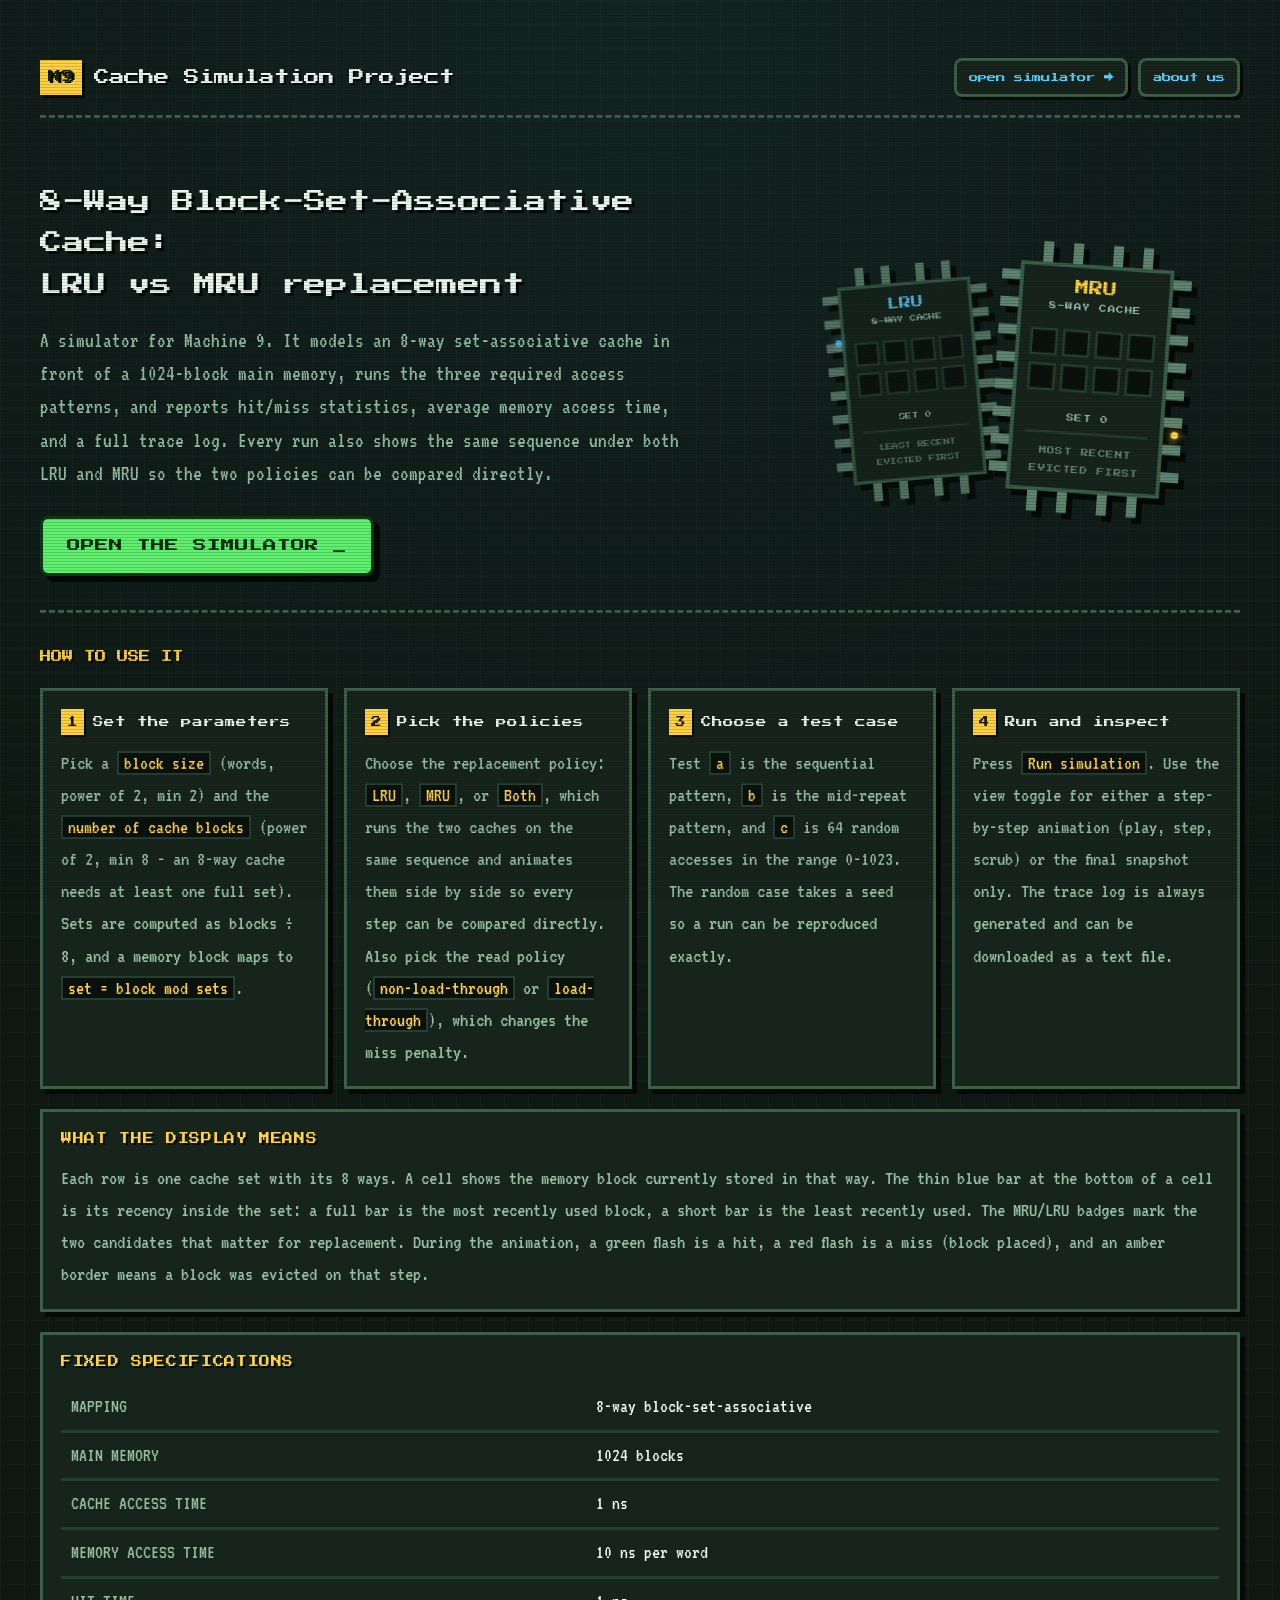
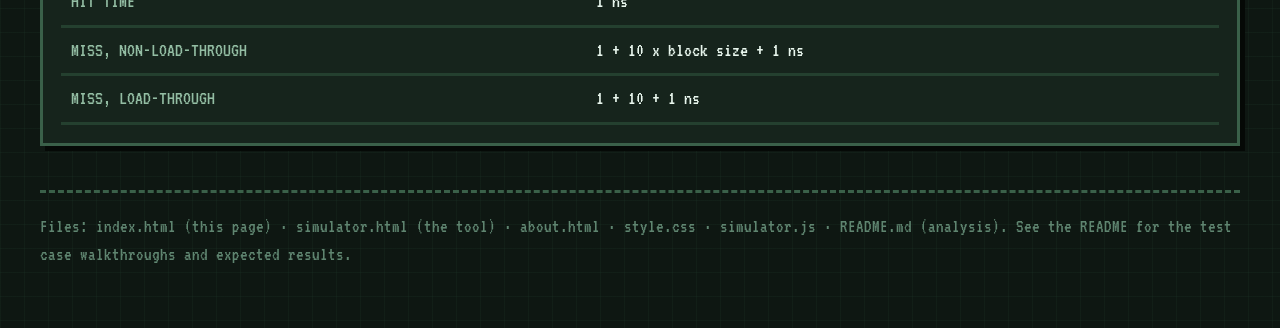
<file: index.html>
<!DOCTYPE html>
<html lang="en">
<head>
<meta charset="UTF-8">
<meta name="viewport" content="width=device-width, initial-scale=1.0">
<title>Machine 9 - Cache Simulation (8-Way BSA, LRU vs MRU)</title>
<link rel="preconnect" href="https://fonts.googleapis.com">
<link href="https://fonts.googleapis.com/css2?family=Press+Start+2P&family=VT323&display=swap" rel="stylesheet">
<link rel="stylesheet" href="style.css">
</head>
<body>
<div class="wrap">

<header>
  <h1><span class="m9">M9</span>Cache Simulation Project</h1>
  <nav>
    <a href="simulator.html">open simulator &rarr;</a>
    <a href="about.html">about us</a>
  </nav>
</header>

<section class="hero">
  <div class="hero-copy">
    <h1>8-Way Block-Set-Associative Cache:<br>LRU vs MRU replacement</h1>
    <p>
      A simulator for Machine 9. It models an 8-way set-associative cache in front of a
      1024-block main memory, runs the three required access patterns, and reports
      hit/miss statistics, average memory access time, and a full trace log. Every run
      also shows the same sequence under both LRU and MRU so the two policies can be
      compared directly.
    </p>
    <a class="cta" href="simulator.html">Open the simulator</a>
  </div>

  <div class="hero-visual" aria-hidden="true">

    <svg class="chip-svg chip-back" viewBox="0 0 240 260" xmlns="http://www.w3.org/2000/svg">
      <g class="chip-pins">
        <rect x="44" y="46"  width="16" height="8" style="animation-delay:0s"/>
        <rect x="44" y="68"  width="16" height="8" style="animation-delay:.15s"/>
        <rect x="44" y="90"  width="16" height="8" style="animation-delay:.3s"/>
        <rect x="44" y="112" width="16" height="8" style="animation-delay:.45s"/>
        <rect x="44" y="134" width="16" height="8" style="animation-delay:.6s"/>
        <rect x="44" y="156" width="16" height="8" style="animation-delay:.75s"/>
        <rect x="44" y="178" width="16" height="8" style="animation-delay:.9s"/>
        <rect x="44" y="200" width="16" height="8" style="animation-delay:1.05s"/>
        <rect x="180" y="46"  width="16" height="8" style="animation-delay:.1s"/>
        <rect x="180" y="68"  width="16" height="8" style="animation-delay:.25s"/>
        <rect x="180" y="90"  width="16" height="8" style="animation-delay:.4s"/>
        <rect x="180" y="112" width="16" height="8" style="animation-delay:.55s"/>
        <rect x="180" y="134" width="16" height="8" style="animation-delay:.7s"/>
        <rect x="180" y="156" width="16" height="8" style="animation-delay:.85s"/>
        <rect x="180" y="178" width="16" height="8" style="animation-delay:1s"/>
        <rect x="180" y="200" width="16" height="8" style="animation-delay:1.15s"/>
        <rect x="76"  y="22" width="8" height="18" style="animation-delay:.2s"/>
        <rect x="100" y="22" width="8" height="18" style="animation-delay:.5s"/>
        <rect x="132" y="22" width="8" height="18" style="animation-delay:.35s"/>
        <rect x="156" y="22" width="8" height="18" style="animation-delay:.65s"/>
        <rect x="76"  y="220" width="8" height="18" style="animation-delay:.8s"/>
        <rect x="100" y="220" width="8" height="18" style="animation-delay:1.1s"/>
        <rect x="132" y="220" width="8" height="18" style="animation-delay:.95s"/>
        <rect x="156" y="220" width="8" height="18" style="animation-delay:1.25s"/>
      </g>

      <rect class="chip-body" x="60" y="40" width="120" height="180"/>
      <text class="chip-label" x="120" y="63" text-anchor="middle">LRU</text>
      <text class="chip-sub"   x="120" y="76" text-anchor="middle">8-WAY CACHE</text>

      <g class="chip-ways">
        <rect class="way" x="71"  y="92" width="20" height="20" style="animation-delay:.2s"/>
        <rect class="way" x="97"  y="92" width="20" height="20" style="animation-delay:.55s"/>
        <rect class="way" x="123" y="92" width="20" height="20" style="animation-delay:.9s"/>
        <rect class="way" x="149" y="92" width="20" height="20" style="animation-delay:1.25s"/>
        <rect class="way" x="71"  y="120" width="20" height="20" style="animation-delay:1.6s"/>
        <rect class="way" x="97"  y="120" width="20" height="20" style="animation-delay:1.95s"/>
        <rect class="way" x="123" y="120" width="20" height="20" style="animation-delay:2.3s"/>
        <rect class="way" x="149" y="120" width="20" height="20" style="animation-delay:2.65s"/>
      </g>

      <text class="chip-sub" x="120" y="165" text-anchor="middle">SET 0</text>
      <line class="chip-rule" x1="71" y1="174" x2="169" y2="174"/>
      <text class="chip-sub chip-faint" x="120" y="192" text-anchor="middle">LEAST RECENT</text>
      <text class="chip-sub chip-faint" x="120" y="206" text-anchor="middle">EVICTED FIRST</text>

      <circle class="chip-pulse">
        <animateMotion dur="2.2s" repeatCount="indefinite" path="M 16 90 H 60"/>
      </circle>
    </svg>

    <svg class="chip-svg chip-front" viewBox="0 0 240 260" xmlns="http://www.w3.org/2000/svg">
      <g class="chip-pins">
        <rect x="44" y="46"  width="16" height="8" style="animation-delay:.05s"/>
        <rect x="44" y="68"  width="16" height="8" style="animation-delay:.2s"/>
        <rect x="44" y="90"  width="16" height="8" style="animation-delay:.35s"/>
        <rect x="44" y="112" width="16" height="8" style="animation-delay:.5s"/>
        <rect x="44" y="134" width="16" height="8" style="animation-delay:.65s"/>
        <rect x="44" y="156" width="16" height="8" style="animation-delay:.8s"/>
        <rect x="44" y="178" width="16" height="8" style="animation-delay:.95s"/>
        <rect x="44" y="200" width="16" height="8" style="animation-delay:1.1s"/>
        <rect x="180" y="46"  width="16" height="8" style="animation-delay:.15s"/>
        <rect x="180" y="68"  width="16" height="8" style="animation-delay:.3s"/>
        <rect x="180" y="90"  width="16" height="8" style="animation-delay:.45s"/>
        <rect x="180" y="112" width="16" height="8" style="animation-delay:.6s"/>
        <rect x="180" y="134" width="16" height="8" style="animation-delay:.75s"/>
        <rect x="180" y="156" width="16" height="8" style="animation-delay:.9s"/>
        <rect x="180" y="178" width="16" height="8" style="animation-delay:1.05s"/>
        <rect x="180" y="200" width="16" height="8" style="animation-delay:1.2s"/>
        <rect x="76"  y="22" width="8" height="18" style="animation-delay:.25s"/>
        <rect x="100" y="22" width="8" height="18" style="animation-delay:.55s"/>
        <rect x="132" y="22" width="8" height="18" style="animation-delay:.4s"/>
        <rect x="156" y="22" width="8" height="18" style="animation-delay:.7s"/>
        <rect x="76"  y="220" width="8" height="18" style="animation-delay:.85s"/>
        <rect x="100" y="220" width="8" height="18" style="animation-delay:1.15s"/>
        <rect x="132" y="220" width="8" height="18" style="animation-delay:1s"/>
        <rect x="156" y="220" width="8" height="18" style="animation-delay:1.3s"/>
      </g>

      <rect class="chip-body" x="60" y="40" width="120" height="180"/>
      <text class="chip-label" x="120" y="63" text-anchor="middle">MRU</text>
      <text class="chip-sub"   x="120" y="76" text-anchor="middle">8-WAY CACHE</text>

      <g class="chip-ways">
        <rect class="way" x="71"  y="92" width="20" height="20" style="animation-delay:0s"/>
        <rect class="way" x="97"  y="92" width="20" height="20" style="animation-delay:.35s"/>
        <rect class="way" x="123" y="92" width="20" height="20" style="animation-delay:.7s"/>
        <rect class="way" x="149" y="92" width="20" height="20" style="animation-delay:1.05s"/>
        <rect class="way" x="71"  y="120" width="20" height="20" style="animation-delay:1.4s"/>
        <rect class="way" x="97"  y="120" width="20" height="20" style="animation-delay:1.75s"/>
        <rect class="way" x="123" y="120" width="20" height="20" style="animation-delay:2.1s"/>
        <rect class="way" x="149" y="120" width="20" height="20" style="animation-delay:2.45s"/>
      </g>

      <text class="chip-sub" x="120" y="165" text-anchor="middle">SET 0</text>
      <line class="chip-rule" x1="71" y1="174" x2="169" y2="174"/>
      <text class="chip-sub chip-faint" x="120" y="192" text-anchor="middle">MOST RECENT</text>
      <text class="chip-sub chip-faint" x="120" y="206" text-anchor="middle">EVICTED FIRST</text>

      <circle class="chip-pulse chip-pulse-b">
        <animateMotion dur="2.6s" repeatCount="indefinite" path="M 224 170 H 180"/>
      </circle>
    </svg>

  </div>
</section>

<h2 class="section-label">How to use it</h2>
<div class="steps">
  <div class="card step">
    <h3><span>1</span>Set the parameters</h3>
    <p>Pick a <code>block size</code> (words, power of 2, min 2) and the <code>number of cache blocks</code>
    (power of 2, min 8 - an 8-way cache needs at least one full set). Sets are computed as
    blocks &divide; 8, and a memory block maps to <code>set = block mod sets</code>.</p>
  </div>
  <div class="card step">
    <h3><span>2</span>Pick the policies</h3>
    <p>Choose the replacement policy: <code>LRU</code>, <code>MRU</code>, or <code>Both</code>, which runs
    the two caches on the same sequence and animates them side by side so every step can be compared
    directly. Also pick the read policy (<code>non-load-through</code> or <code>load-through</code>),
    which changes the miss penalty.</p>
  </div>
  <div class="card step">
    <h3><span>3</span>Choose a test case</h3>
    <p>Test <code>a</code> is the sequential pattern, <code>b</code> is the mid-repeat pattern, and
    <code>c</code> is 64 random accesses in the range 0-1023. The random case takes a seed so a
    run can be reproduced exactly.</p>
  </div>
  <div class="card step">
    <h3><span>4</span>Run and inspect</h3>
    <p>Press <code>Run simulation</code>. Use the view toggle for either a step-by-step animation
    (play, step, scrub) or the final snapshot only. The trace log is always generated and can be
    downloaded as a text file.</p>
  </div>
</div>

<div class="card section">
  <h2>What the display means</h2>
  <p style="color:var(--muted)">
    Each row is one cache set with its 8 ways. A cell shows the memory block currently stored in that
    way. The thin blue bar at the bottom of a cell is its recency inside the set: a full bar is the
    most recently used block, a short bar is the least recently used. The MRU/LRU badges mark the two
    candidates that matter for replacement. During the animation, a green flash is a hit, a red flash
    is a miss (block placed), and an amber border means a block was evicted on that step.
  </p>
</div>

<div class="card section">
  <h2>Fixed specifications</h2>
  <table class="spec-table">
    <tr><td>Mapping</td><td>8-way block-set-associative</td></tr>
    <tr><td>Main memory</td><td>1024 blocks</td></tr>
    <tr><td>Cache access time</td><td>1 ns</td></tr>
    <tr><td>Memory access time</td><td>10 ns per word</td></tr>
    <tr><td>Hit time</td><td>1 ns</td></tr>
    <tr><td>Miss, non-load-through</td><td>1 + 10 x block size + 1 ns</td></tr>
    <tr><td>Miss, load-through</td><td>1 + 10 + 1 ns</td></tr>
  </table>
</div>

<footer>
  Files: index.html (this page) &middot; simulator.html (the tool) &middot; about.html &middot; style.css &middot; simulator.js &middot; README.md (analysis).
  See the README for the test case walkthroughs and expected results.
</footer>

</div>
</body>
</html>
</file>
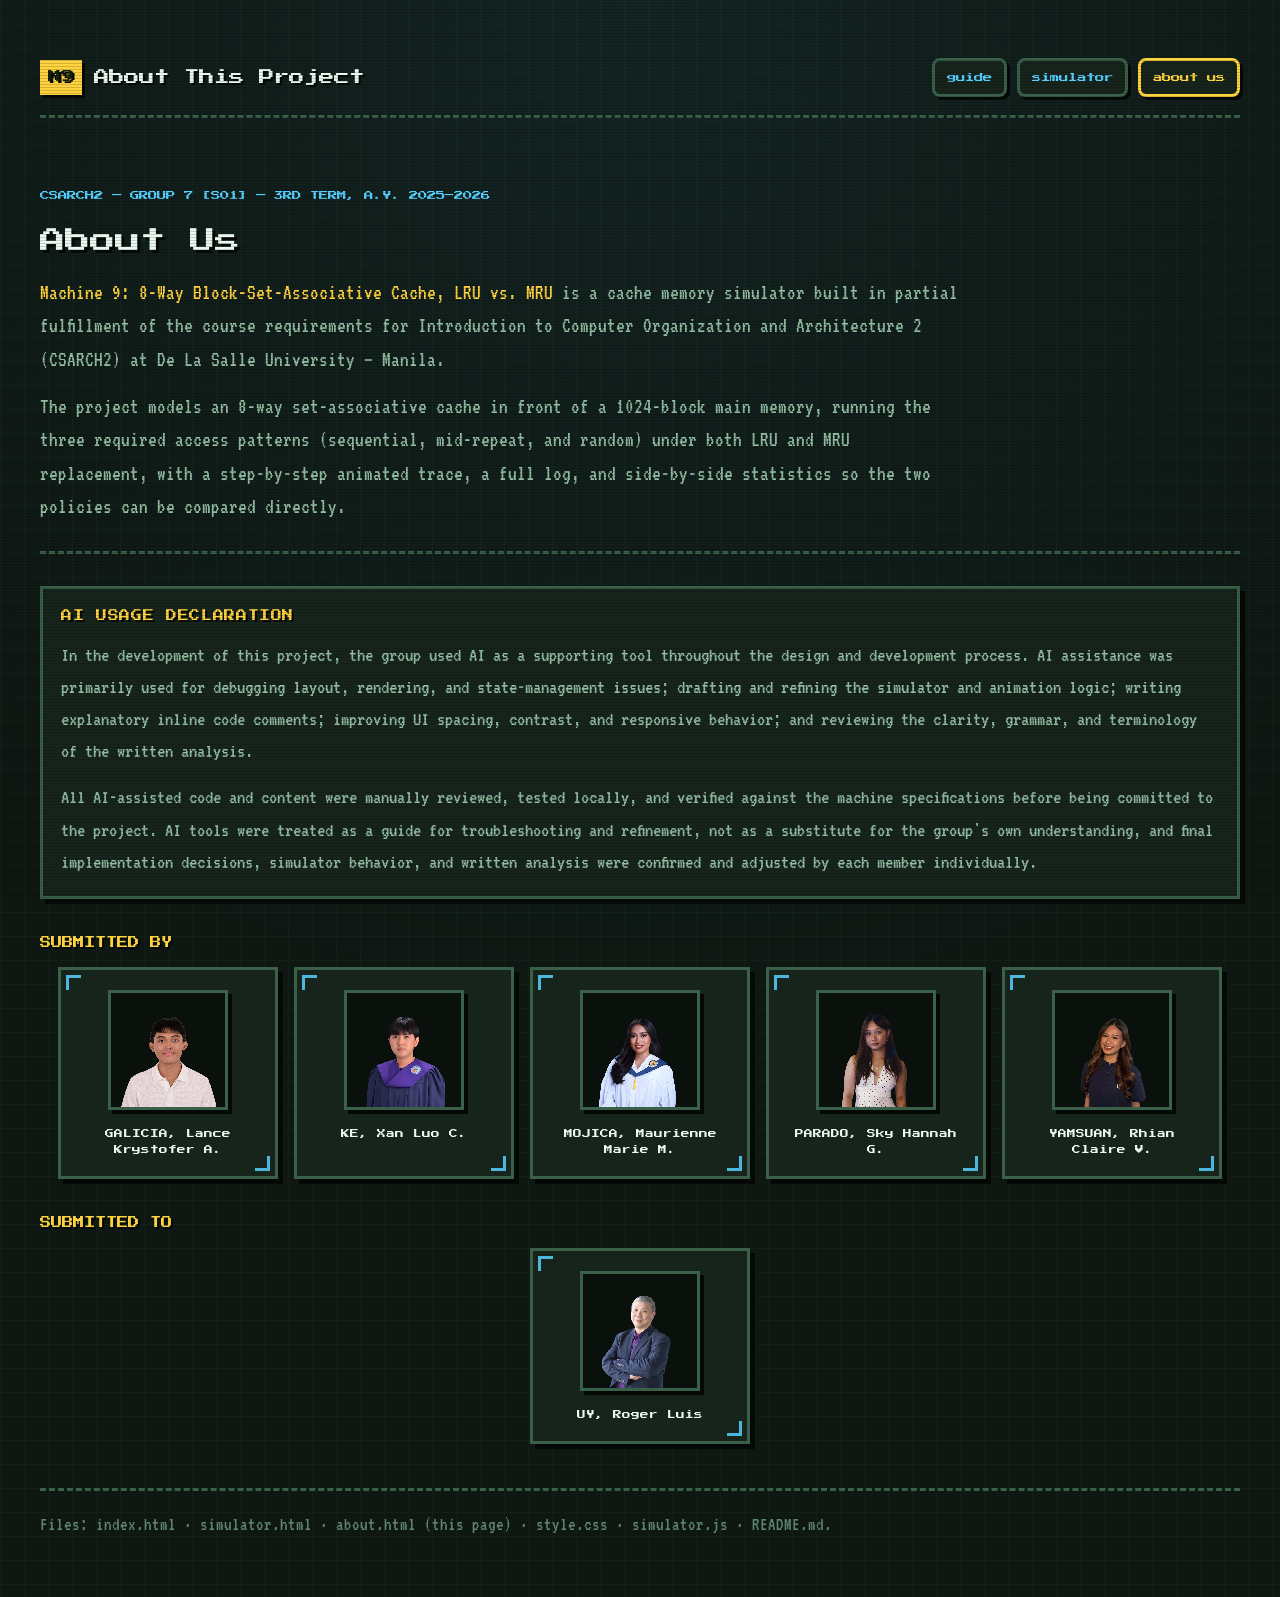
<file: about.html>
<!DOCTYPE html>
<html lang="en">
<head>
<meta charset="UTF-8">
<meta name="viewport" content="width=device-width, initial-scale=1.0">
<title>About Us - Machine 9 (8-Way BSA, LRU vs MRU)</title>
<link rel="preconnect" href="https://fonts.googleapis.com">
<link href="https://fonts.googleapis.com/css2?family=Press+Start+2P&family=VT323&display=swap" rel="stylesheet">
<link rel="stylesheet" href="style.css">
</head>
<body>
<div class="wrap">

<header>
  <h1><span class="m9">M9</span>About This Project</h1>
  <nav>
    <a href="index.html">guide</a>
    <a href="simulator.html">simulator</a>
    <a href="about.html" class="active">about us</a>
  </nav>
</header>

<section class="hero about-hero">
  <p class="eyebrow">CSARCH2 &mdash; Group 7 [S01] &mdash; 3rd Term, A.Y. 2025&ndash;2026</p>
  <h1>About Us</h1>
  <p>
    <strong>Machine 9: 8-Way Block-Set-Associative Cache, LRU vs. MRU</strong> is a cache
    memory simulator built in partial fulfillment of the course requirements for
    Introduction to Computer Organization and Architecture 2 (CSARCH2) at De La Salle
    University &ndash; Manila.
  </p>
  <p>
    The project models an 8-way set-associative cache in front of a 1024-block main
    memory, running the three required access patterns (sequential, mid-repeat, and
    random) under both LRU and MRU replacement, with a step-by-step animated trace,
    a full log, and side-by-side statistics so the two policies can be compared directly.
  </p>
</section>

<div class="card section">
  <h2>AI usage declaration</h2>
  <p style="color:var(--muted)">
    In the development of this project, the group used AI as a supporting tool throughout
    the design and development process. AI assistance was primarily used for debugging
    layout, rendering, and state-management issues; drafting and refining the simulator
    and animation logic; writing explanatory inline code comments; improving UI spacing,
    contrast, and responsive behavior; and reviewing the clarity, grammar, and terminology
    of the written analysis.
  </p>
  <p style="color:var(--muted);margin-top:14px">
    All AI-assisted code and content were manually reviewed, tested locally, and verified
    against the machine specifications before being committed to the project. AI tools were
    treated as a guide for troubleshooting and refinement, not as a substitute for the
    group's own understanding, and final implementation decisions, simulator behavior, and
    written analysis were confirmed and adjusted by each member individually.
  </p>
</div>

<h2 class="section-label">Submitted by</h2>
<div class="people">
  <div class="card person">
    <div class="avatar"><img src="assets/images/lance.png" alt="Galicia, Lance Krystofer A." class="avatar-img"></div>
    <div class="pname">GALICIA, Lance Krystofer A.</div>
  </div>
  <div class="card person">
    <div class="avatar"><img src="assets/images/xan.png" alt="Ke, Xan Luo C." class="avatar-img"></div>
    <div class="pname">KE, Xan Luo C.</div>
  </div>
  <div class="card person">
    <div class="avatar"><img src="assets/images/maurienne.png" alt="Mojica, Maurienne Marie M." class="avatar-img"></div>
    <div class="pname">MOJICA, Maurienne Marie M.</div>
  </div>
  <div class="card person">
    <div class="avatar"><img src="assets/images/sky.png" alt="Parado, Sky Hannah G." class="avatar-img"></div>
    <div class="pname">PARADO, Sky Hannah G.</div>
  </div>
  <div class="card person">
    <div class="avatar"><img src="assets/images/rhian.png" alt="Yamsuan, Rhian Claire V." class="avatar-img"></div>
    <div class="pname">YAMSUAN, Rhian Claire V.</div>
  </div>
</div>

<h2 class="section-label">Submitted to</h2>
<div class="people people-single">
  <div class="card person">
    <div class="avatar"><img src="assets/images/roger.png" alt="Uy, Roger Luis" class="avatar-img"></div>
    <div class="pname">UY, Roger Luis</div>
  </div>
</div>

<footer>
  Files: index.html &middot; simulator.html &middot; about.html (this page) &middot; style.css &middot; simulator.js &middot; README.md.
</footer>

</div>
</body>
</html>
</file>
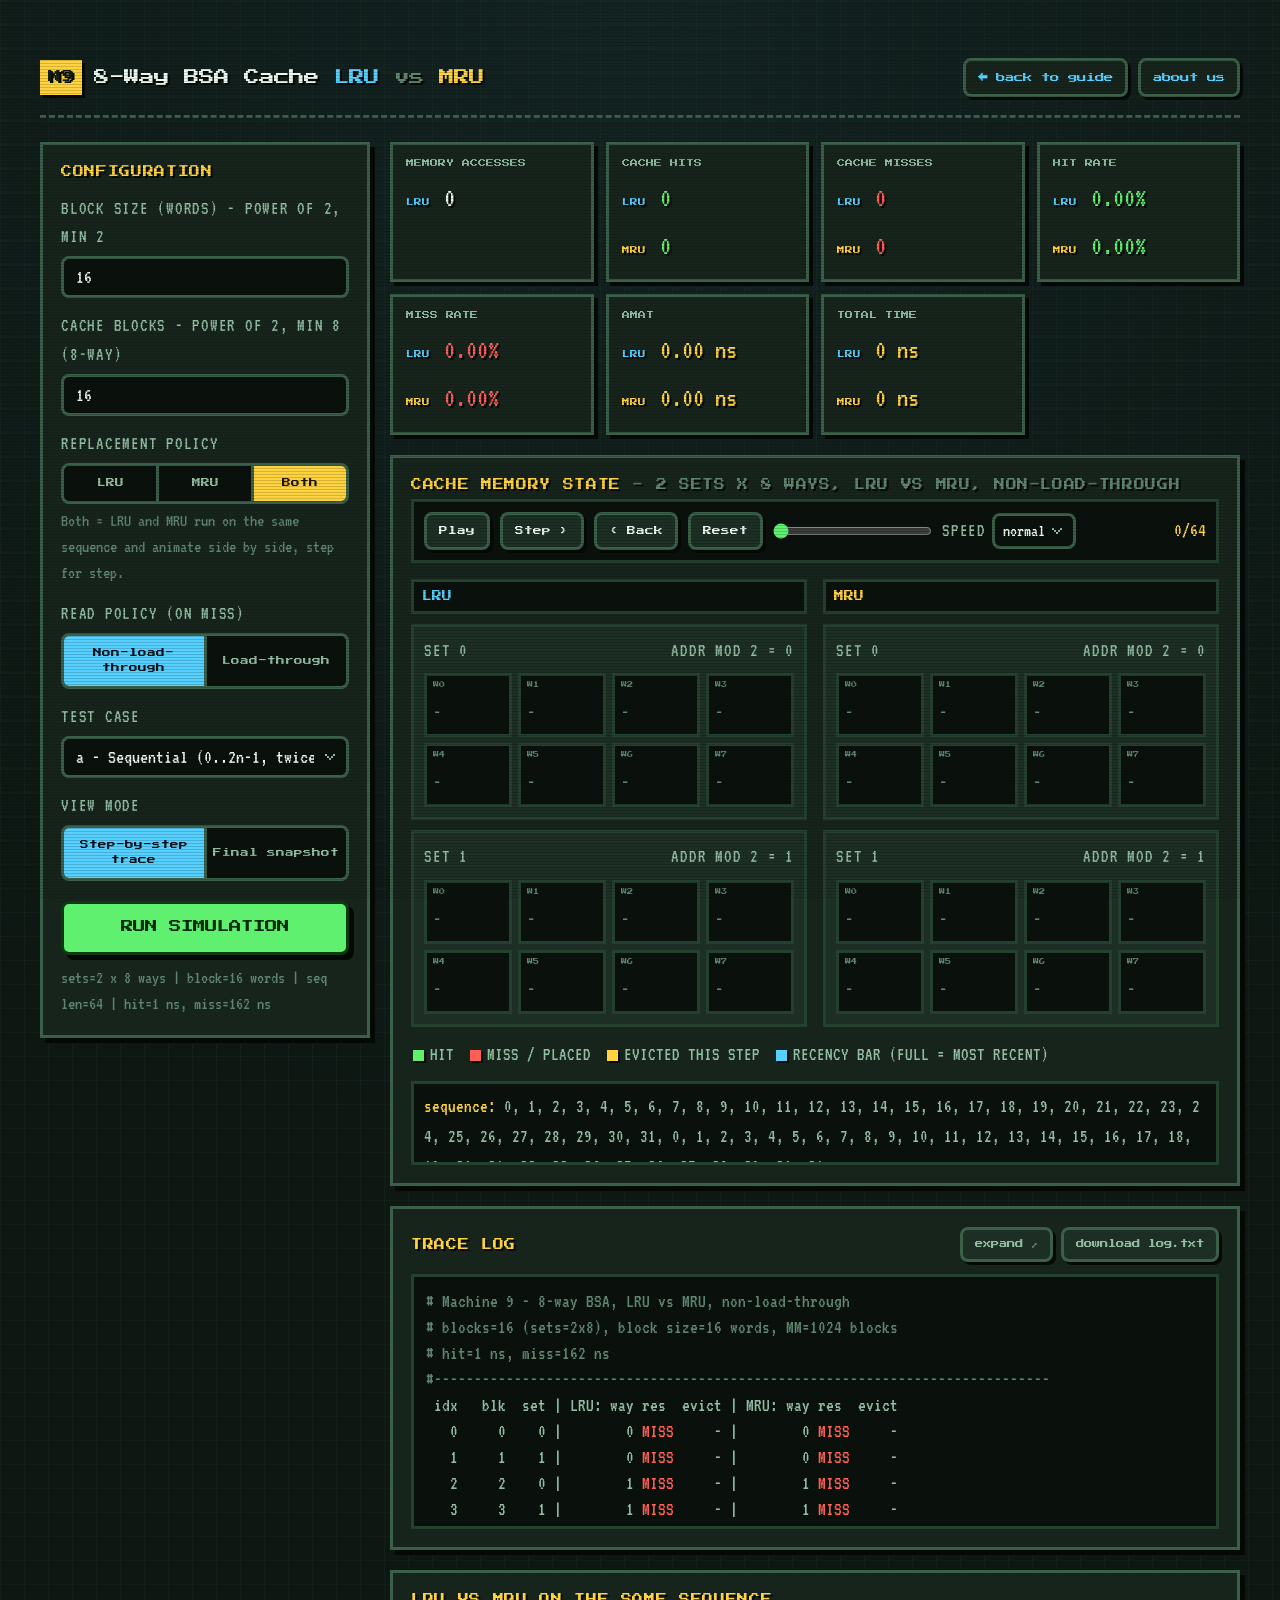
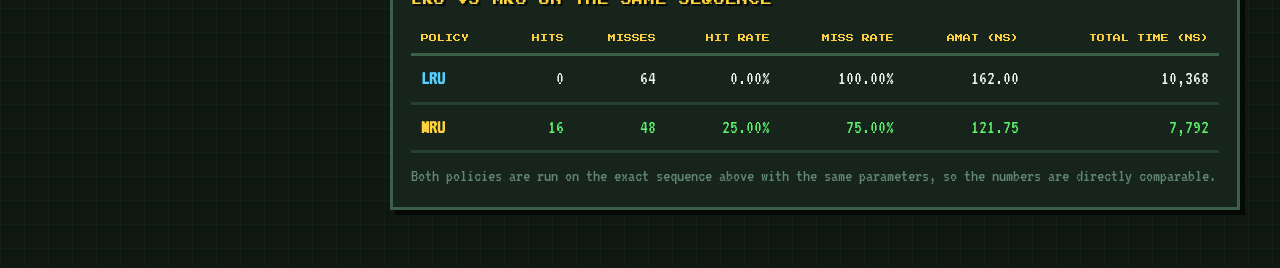
<file: simulator.html>
<!DOCTYPE html>
<html lang="en">
<head>
<meta charset="UTF-8">
<meta name="viewport" content="width=device-width, initial-scale=1.0">
<title>Simulator - Machine 9 (8-Way BSA, LRU vs MRU)</title>
<link rel="preconnect" href="https://fonts.googleapis.com">
<link href="https://fonts.googleapis.com/css2?family=Press+Start+2P&family=VT323&display=swap" rel="stylesheet">
<link rel="stylesheet" href="style.css">
</head>
<body>
<div class="wrap wrap-wide">

<header>
  <h1><span class="m9">M9</span>8-Way BSA Cache <span style="color:var(--blue)">LRU</span> <span style="color:var(--faint)">vs</span> <span style="color:var(--amber)">MRU</span></h1>
  <nav>
    <a href="index.html">&larr; back to guide</a>
    <a href="about.html">about us</a>
  </nav>
</header>

<div class="grid">

  <div>
    <div class="card">
      <h2>Configuration</h2>

      <label for="bs">Block size (words) - power of 2, min 2</label>
      <input id="bs" type="number" value="16" min="2" step="1">

      <label for="nb">Cache blocks - power of 2, min 8 (8-way)</label>
      <input id="nb" type="number" value="16" min="8" step="1">

      <label>Replacement policy</label>
      <div class="seg pol" id="pol">
        <button data-v="lru">LRU</button>
        <button data-v="mru">MRU</button>
        <button data-v="both" class="on">Both</button>
      </div>
      <div class="hint" style="margin-top:4px">Both = LRU and MRU run on the same sequence and animate side by side, step for step.</div>

      <label>Read policy (on miss)</label>
      <div class="seg" id="rp">
        <button data-v="nlt" class="on">Non-load-through</button>
        <button data-v="lt">Load-through</button>
      </div>

      <label for="tc">Test case</label>
      <select id="tc">
        <option value="a">a - Sequential (0..2n-1, twice)</option>
        <option value="b">b - Mid-repeat blocks</option>
        <option value="c">c - Random (64 accesses, 0-1023)</option>
      </select>

      <div id="seedrow" style="display:none">
        <label for="seed">Random seed</label>
        <input id="seed" type="number" value="42">
      </div>

      <label>View mode</label>
      <div class="seg" id="vm">
        <button data-v="anim" class="on">Step-by-step trace</button>
        <button data-v="final">Final snapshot</button>
      </div>

      <button class="runbtn" id="run">Run simulation</button>
      <div class="err" id="err"></div>
      <div class="hint" id="cfgsum"></div>
    </div>
  </div>

  <div>
    <div class="stats" id="stats"></div>

    <div class="card">
      <div class="loghead" style="margin-bottom:6px">
        <h2 style="margin:0">Cache memory state <span id="dielabel" style="color:var(--faint)"></span></h2>
      </div>

      <div class="bar" id="animbar" style="display:none">
        <button id="btnPlay">Play</button>
        <button id="btnStep">Step &rsaquo;</button>
        <button id="btnBack">&lsaquo; Back</button>
        <button id="btnReset">Reset</button>
        <input type="range" id="scrub" min="0" value="0" aria-label="scrub through trace">
        <label style="margin:0;display:flex;align-items:center;gap:6px">speed
          <select id="spd">
            <option value="700">slow</option>
            <option value="350" selected>normal</option>
            <option value="120">fast</option>
          </select>
        </label>
        <span class="stepinfo" id="stepinfo">-</span>
      </div>

      <div class="dies" id="dies"></div>

      <div class="legend">
        <span><span class="dot" style="background:var(--hit)"></span>hit</span>
        <span><span class="dot" style="background:var(--miss)"></span>miss / placed</span>
        <span><span class="dot" style="background:var(--amber)"></span>evicted this step</span>
        <span><span class="dot" style="background:var(--blue)"></span>recency bar (full = most recent)</span>
      </div>

      <div class="seqview" id="seqview"></div>
    </div>

    <div class="card section">
      <div class="loghead">
        <h2 style="margin:0">Trace log</h2>
        <div style="display:flex;gap:8px">
          <button id="expandLog">expand &#x2922;</button>
          <button id="dl">download log.txt</button>
        </div>
      </div>
      <div class="log" id="log"></div>
    </div>

    <div class="card section">
      <h2>LRU vs MRU on the same sequence</h2>
      <div class="table-scroll"><table id="cmp"></table></div>
      <div class="hint">Both policies are run on the exact sequence above with the same parameters, so the numbers are directly comparable.</div>
    </div>
  </div>

</div>
</div>

<div class="modal-overlay" id="logModal">
  <div class="modal-box">
    <div class="loghead modal-head">
      <h2 style="margin:0">Trace log <span class="dielabel-sub" id="modalMeta"></span></h2>
      <div style="display:flex;gap:8px">
        <button id="dlModal">download log.txt</button>
        <button id="closeLog">close &#x2715;</button>
      </div>
    </div>
    <div class="log modal-log" id="logFull"></div>
  </div>
</div>

<script src="simulator.js"></script>
</body>
</html>
</file>
<file: style.css>
/* ============================================================
   M9 CACHE SIM - pixel arcade / chalkboard theme
   ============================================================ */

:root {
  --bg: #0e1712;
  --bg2: #0a110d;
  --panel: #16241c;
  --panel2: #1d2f24;
  --line: #3a6049;
  --line2: #24402f;
  --ink: #e9f7ee;
  --muted: #93bda3;
  --faint: #5f8570;
  --hit: #5ef06e;
  --miss: #ff5f56;
  --amber: #ffd23f;
  --blue: #56d0ff;
  --pink: #ff7ce5;
  --hit-dim: rgba(94, 240, 110, 0.18);
  --miss-dim: rgba(255, 95, 86, 0.18);
  --shadow: #050906;
  --mono: 'VT323', ui-monospace, Consolas, monospace;
  --sans: 'VT323', ui-monospace, Consolas, monospace;
  --disp: 'Press Start 2P', 'VT323', monospace;
  /* rounding applied to interactive controls only - panels stay square */
  --r: 8px;
}

html { font-size: 118%; }

* { box-sizing: border-box; margin: 0; padding: 0; }
html, body { overflow-x: hidden; max-width: 100%; }
img, .avatar-img { image-rendering: pixelated; }
img, svg { max-width: 100%; }

body {
  background-color: var(--bg);
  /* chalkboard grid */
  background-image:
    linear-gradient(rgba(90, 160, 115, 0.055) 1px, transparent 1px),
    linear-gradient(90deg, rgba(90, 160, 115, 0.055) 1px, transparent 1px),
    radial-gradient(circle at 50% 0%, rgba(86, 208, 255, 0.07), transparent 60%);
  background-size: 24px 24px, 24px 24px, 100% 100%;
  color: var(--ink);
  font-family: var(--sans);
  font-size: 1.12rem;
  line-height: 1.5;
  min-height: 100vh;
}

/* CRT scanlines */
body::before {
  content: '';
  position: fixed;
  inset: 0;
  pointer-events: none;
  z-index: 999;
  background: repeating-linear-gradient(
    to bottom,
    rgba(0, 0, 0, 0.16) 0px,
    rgba(0, 0, 0, 0.16) 1px,
    transparent 1px,
    transparent 3px
  );
  mix-blend-mode: multiply;
}

.wrap {
  width: 100%;
  max-width: 1280px;
  margin: 0 auto;
  padding: 58px 40px;
  animation: pixel-in 0.5s ease-out both;
}

@media (max-width: 640px) {
  .wrap { padding: 34px 18px; }
}
@media (max-width: 420px) {
  .wrap { padding: 22px 12px; }
}

/* simulator needs more room than the reading pages: sidebar + stat row + dual dies */
.wrap-wide { max-width: 1560px; }

@keyframes pixel-in {
  from { opacity: 0; transform: translateY(12px); }
  to   { opacity: 1; transform: translateY(0); }
}

::selection { background: var(--amber); color: #12200f; }

/* ---------- scrollbars ---------- */
::-webkit-scrollbar { width: 12px; height: 12px; }
::-webkit-scrollbar-track { background: var(--bg2); }
::-webkit-scrollbar-thumb { background: var(--line); border: 2px solid var(--bg2); }
::-webkit-scrollbar-thumb:hover { background: var(--hit); }

/* ---------- header ---------- */
header {
  display: flex;
  align-items: center;
  justify-content: space-between;
  flex-wrap: wrap;
  gap: 12px;
  border-bottom: 3px dashed var(--line);
  padding-bottom: 18px;
  margin-bottom: 24px;
}

h1 {
  font-family: var(--disp);
  font-size: 0.82rem;
  font-weight: 400;
  line-height: 1.7;
  text-shadow: 2px 2px 0 var(--shadow);
}

h1 .m9 {
  display: inline-block;
  color: #12200f;
  background: var(--amber);
  font-family: var(--disp);
  font-size: 0.85em;
  padding: 6px 8px;
  margin-right: 12px;
  vertical-align: 2px;
  border: 0;
  border-radius: 0;
  box-shadow: 3px 3px 0 var(--shadow);
}

.sub { color: var(--muted); font-family: var(--mono); font-size: 1rem; }

nav { display: flex; gap: 10px; flex-wrap: wrap; }

nav a {
  color: var(--blue);
  font-family: var(--disp);
  font-size: 0.5rem;
  line-height: 1.6;
  text-decoration: none;
  background: var(--panel);
  border: 3px solid var(--line);
  border-radius: var(--r);
  padding: 9px 12px;
  box-shadow: 3px 3px 0 var(--shadow);
  transition: none;
}
nav a:hover {
  border-color: var(--blue);
  color: var(--ink);
  transform: translate(1px, 1px);
  box-shadow: 2px 2px 0 var(--shadow);
}
nav a:active { transform: translate(3px, 3px); box-shadow: 0 0 0 var(--shadow); }
nav a.active { border-color: var(--amber); color: var(--amber); }

/* ---------- layout ---------- */
.grid { display: grid; grid-template-columns: 330px minmax(0, 1fr); gap: 20px; }
@media (max-width: 900px) { .grid { grid-template-columns: minmax(0, 1fr); } }
.grid > div { min-width: 0; }

.card {
  background: var(--panel);
  border: 3px solid var(--line);
  border-radius: 0;
  padding: 18px;
  box-shadow: 5px 5px 0 var(--shadow);
}

.card h2 {
  font-family: var(--disp);
  font-size: 0.58rem;
  font-weight: 400;
  color: var(--amber);
  text-transform: uppercase;
  letter-spacing: 0.06em;
  line-height: 1.6;
  margin-bottom: 14px;
  text-shadow: 2px 2px 0 var(--shadow);
}

.section { margin-top: 20px; }

label {
  display: block;
  font-family: var(--mono);
  font-size: 1rem;
  color: var(--muted);
  margin: 14px 0 5px;
  text-transform: uppercase;
  letter-spacing: 0.04em;
}

/* ---------- form controls ---------- */
input[type='number'],
input[type='text'] {
  width: 100%;
  background: var(--bg2);
  color: var(--ink);
  border: 3px solid var(--line);
  border-radius: var(--r);
  padding: 8px 12px;
  font-family: var(--mono);
  font-size: 1.05rem;
}
input[type='number']:hover, input[type='text']:hover { border-color: var(--blue); }

select {
  width: 100%;
  appearance: none;
  -webkit-appearance: none;
  background-color: var(--bg2);
  background-image: url("data:image/svg+xml,%3Csvg xmlns='http://www.w3.org/2000/svg' width='12' height='12' shape-rendering='crispEdges'%3E%3Crect x='1' y='3' width='2' height='2' fill='%2393bda3'/%3E%3Crect x='3' y='5' width='2' height='2' fill='%2393bda3'/%3E%3Crect x='5' y='7' width='2' height='2' fill='%2393bda3'/%3E%3Crect x='7' y='5' width='2' height='2' fill='%2393bda3'/%3E%3Crect x='9' y='3' width='2' height='2' fill='%2393bda3'/%3E%3C/svg%3E");
  background-repeat: no-repeat;
  background-position: right 10px center;
  color: var(--ink);
  border: 3px solid var(--line);
  border-radius: var(--r);
  padding: 8px 32px 8px 12px;
  font-family: var(--mono);
  font-size: 1.05rem;
  cursor: pointer;
}
select:hover { border-color: var(--blue); }
select option { background: var(--panel2); color: var(--ink); }

select:focus,
input:focus,
button:focus-visible,
a:focus-visible { outline: 3px solid var(--amber); outline-offset: 2px; }

.seg {
  display: flex;
  background: var(--bg2);
  border: 3px solid var(--line);
  border-radius: var(--r);
  overflow: hidden;
  gap: 0;
}
.seg button {
  flex: 1;
  background: none;
  border: 0;
  border-right: 3px solid var(--line);
  color: var(--muted);
  font-family: var(--disp);
  font-size: 0.46rem;
  line-height: 1.7;
  padding: 10px 4px;
  cursor: pointer;
}
.seg button:last-child { border-right: 0; }
.seg button:hover { color: var(--ink); background: var(--panel2); }
.seg button.on { background: var(--blue); color: #06131b; }
.seg.pol button.on { background: var(--amber); color: #1c1704; }

.runbtn {
  width: 100%;
  margin-top: 20px;
  background: var(--hit);
  color: #062a0c;
  border: 3px solid #0d3a13;
  border-radius: var(--r);
  padding: 14px 10px;
  font-family: var(--disp);
  font-size: 0.66rem;
  line-height: 1.6;
  cursor: pointer;
  box-shadow: 5px 5px 0 var(--shadow);
  text-transform: uppercase;
}
.runbtn:hover { background: #7bff8b; transform: translate(1px, 1px); box-shadow: 4px 4px 0 var(--shadow); }
.runbtn:active { transform: translate(5px, 5px); box-shadow: 0 0 0 var(--shadow); }

.hint {
  font-family: var(--mono);
  font-size: 0.95rem;
  color: var(--faint);
  margin-top: 10px;
  line-height: 1.45;
}

.err {
  color: var(--miss);
  font-family: var(--mono);
  font-size: 1rem;
  margin-top: 10px;
  display: none;
  text-transform: uppercase;
}

/* ---------- stat tiles ---------- */
/* 7 fixed tiles - stepped column counts keep the rows even instead of letting
   auto-fit leave a ragged 6 + 1 with the ns values wrapping */
.stats {
  display: grid;
  grid-template-columns: repeat(2, minmax(0, 1fr));
  gap: 12px;
  margin-bottom: 20px;
}
@media (min-width: 700px)  { .stats { grid-template-columns: repeat(4, minmax(0, 1fr)); } }
@media (min-width: 1440px) { .stats { grid-template-columns: repeat(7, minmax(0, 1fr)); } }
.stat {
  background: var(--panel);
  border: 3px solid var(--line);
  border-radius: 0;
  padding: 12px 13px;
  box-shadow: 4px 4px 0 var(--shadow);
}
.stat .k {
  font-family: var(--disp);
  font-size: 0.42rem;
  line-height: 1.7;
  color: var(--muted);
  text-transform: uppercase;
}
.stat .v {
  font-family: var(--mono);
  font-size: 1.5rem;
  font-weight: 400;
  margin-top: 6px;
  display: flex;
  flex-wrap: wrap;
  align-items: baseline;
  gap: 4px 8px;
  overflow-wrap: anywhere;
  text-shadow: 2px 2px 0 var(--shadow);
}

.stat .v .ptag { font-family: var(--disp); font-size: 0.4rem; min-width: 30px; }
.stat .v.hit { color: var(--hit); }
.stat .v.miss { color: var(--miss); }
.stat .v.amber { color: var(--amber); }

/* ---------- animation bar ---------- */
.bar {
  display: flex;
  align-items: center;
  gap: 10px;
  flex-wrap: wrap;
  margin-bottom: 16px;
  background: var(--bg2);
  border: 3px solid var(--line2);
  padding: 10px;
}
.bar button {
  background: var(--panel2);
  border: 3px solid var(--line);
  color: var(--ink);
  border-radius: var(--r);
  padding: 9px 12px;
  font-family: var(--disp);
  font-size: 0.46rem;
  line-height: 1.6;
  cursor: pointer;
  box-shadow: 3px 3px 0 var(--shadow);
}
.bar button:hover { border-color: var(--blue); color: var(--blue); transform: translate(1px, 1px); box-shadow: 2px 2px 0 var(--shadow); }
.bar button:active { transform: translate(3px, 3px); box-shadow: 0 0 0 var(--shadow); }
.bar button:disabled { opacity: 0.3; cursor: default; transform: none; box-shadow: 3px 3px 0 var(--shadow); }
.bar input[type='range'] { flex: 1; min-width: 120px; accent-color: var(--hit); height: 12px; }
.bar select { width: auto; font-size: 0.95rem; padding: 6px 28px 6px 8px; }
.bar label { margin: 0; }
.stepinfo {
  font-family: var(--mono);
  font-size: 1.05rem;
  color: var(--amber);
  min-width: 120px;
  text-align: right;
}

/* ---------- cache dies ---------- */
.dies { display: grid; gap: 16px; grid-template-columns: 1fr; }
.dies.dual { grid-template-columns: 1fr 1fr; }
@media (max-width: 1050px) { .dies.dual { grid-template-columns: 1fr; } }

.diecol { min-width: 0; }
.dietitle {
  display: flex;
  justify-content: space-between;
  align-items: center;
  font-family: var(--disp);
  font-size: 0.52rem;
  line-height: 1.7;
  margin-bottom: 10px;
  padding: 6px 8px;
  background: var(--bg2);
  border: 3px solid var(--line2);
}
.dielive { font-family: var(--mono); font-size: 1rem; letter-spacing: 0.02em; }

.die { display: grid; gap: 10px; }
/* two dies share the row, so 8 ways across would squeeze each cell below the
   width of a "B1023" label - always fold to 2 rows of 4 in side-by-side mode */
.dies.dual .ways { grid-template-columns: repeat(4, 1fr); }

.set {
  background: var(--panel2);
  border: 3px solid var(--line2);
  border-radius: 0;
  padding: 10px;
}
.set .shead {
  font-family: var(--mono);
  font-size: 1rem;
  color: var(--muted);
  letter-spacing: 0.04em;
  margin-bottom: 8px;
  display: flex;
  justify-content: space-between;
  text-transform: uppercase;
}
.ways { display: grid; grid-template-columns: repeat(8, 1fr); gap: 6px; }
@media (max-width: 700px) { .ways { grid-template-columns: repeat(4, 1fr); } }

.way {
  position: relative;
  background: var(--bg2);
  border: 3px solid var(--line2);
  border-radius: 0;
  min-height: 64px;
  padding: 5px 6px;
  font-family: var(--mono);
  transition: none;
}
.way .wtag { font-family: var(--disp); font-size: 0.32rem; color: var(--faint); }
.way .blk {
  font-family: var(--disp);
  font-size: 0.6rem;
  line-height: 1.5;
  margin-top: 6px;
  text-shadow: 2px 2px 0 var(--shadow);
}
.way .empty { color: var(--faint); font-size: 1.1rem; margin-top: 6px; }
.way .rec {
  position: absolute;
  left: 0;
  bottom: 0;
  height: 5px;
  background: var(--blue);
  border-radius: 0;
  opacity: 1;
}
.way.flash-hit { border-color: var(--hit); background: var(--hit-dim); box-shadow: inset 0 0 0 2px rgba(94,240,110,.35); }
.way.flash-miss { border-color: var(--miss); background: var(--miss-dim); box-shadow: inset 0 0 0 2px rgba(255,95,86,.35); }
.way.flash-evict { border-color: var(--amber); }

.badge {
  position: absolute;
  top: 4px;
  right: 4px;
  font-family: var(--disp);
  font-size: 0.3rem;
  line-height: 1;
  padding: 2px 3px;
}
.badge.mru { color: #1c1704; background: var(--amber); }
.badge.lru { color: #06131b; background: var(--blue); }

.legend {
  display: flex;
  gap: 16px;
  flex-wrap: wrap;
  font-family: var(--mono);
  font-size: 1rem;
  color: var(--muted);
  margin: 14px 2px 0;
  text-transform: uppercase;
}
.dot {
  display: inline-block;
  width: 11px;
  height: 11px;
  border-radius: 0;
  margin-right: 6px;
  vertical-align: -1px;
  box-shadow: 2px 2px 0 var(--shadow);
}

.seqview {
  font-family: var(--mono);
  font-size: 1rem;
  color: var(--muted);
  background: var(--bg2);
  border: 3px solid var(--line2);
  border-radius: 0;
  padding: 8px 10px;
  margin-top: 12px;
  max-height: 84px;
  overflow: auto;
  word-break: break-all;
  line-height: 1.6;
}
.seqview b { color: var(--amber); font-weight: 400; }

/* ---------- log ---------- */
.log {
  background: var(--bg2);
  border: 3px solid var(--line2);
  border-radius: 0;
  padding: 12px;
  height: 255px;
  overflow: auto;
  font-family: var(--mono);
  font-size: 1.02rem;
  line-height: 1.35;
  white-space: pre;
  color: var(--muted);
}
.log .h { color: var(--hit); }
.log .m { color: var(--miss); }
.log .d { color: var(--faint); }

.loghead { display: flex; justify-content: space-between; align-items: center; margin-bottom: 12px; gap: 10px; flex-wrap: wrap; }
.loghead button {
  background: var(--panel2);
  border: 3px solid var(--line);
  color: var(--muted);
  border-radius: var(--r);
  padding: 8px 12px;
  font-family: var(--disp);
  font-size: 0.44rem;
  line-height: 1.6;
  cursor: pointer;
  box-shadow: 3px 3px 0 var(--shadow);
  transition: none;
}
.loghead button:hover { border-color: var(--blue); color: var(--blue); transform: translate(1px, 1px); box-shadow: 2px 2px 0 var(--shadow); }
.loghead button:active { transform: translate(3px, 3px); box-shadow: 0 0 0 var(--shadow); }

/* ---------- tables ---------- */
.table-scroll { width: 100%; overflow-x: auto; -webkit-overflow-scrolling: touch; }
table { width: 100%; border-collapse: collapse; font-family: var(--mono); font-size: 1.05rem; }
th, td { text-align: right; padding: 8px 10px; border-bottom: 3px solid var(--line2); }
th:first-child, td:first-child { text-align: left; }
th {
  color: var(--amber);
  font-family: var(--disp);
  font-size: 0.42rem;
  line-height: 1.8;
  font-weight: 400;
  text-transform: uppercase;
  border-bottom-color: var(--line);
}
tr:hover td { background: var(--panel2); }
td.win { color: var(--hit); }

.spec-table td:first-child { color: var(--muted); text-transform: uppercase; }
.spec-table td { text-align: left; }

/* ---------- hero ---------- */
.hero {
  display: flex;
  align-items: center;
  justify-content: flex-start;
  flex-wrap: wrap;
  gap: 54px;
  padding: 40px 0 34px;
  border-bottom: 3px dashed var(--line);
  margin-bottom: 32px;
}

.hero-copy { flex: 1 1 640px; max-width: 760px; }
.hero h1 {
  font-family: var(--disp);
  font-size: 1.18rem;
  line-height: 1.85;
  max-width: 760px;
  color: var(--ink);
  text-shadow: 3px 3px 0 var(--shadow);
}
.hero p {
  color: var(--muted);
  margin-top: 18px;
  max-width: 660px;
  line-height: 1.55;
  font-size: 1.14rem;
}
.hero .cta {
  display: inline-block;
  margin-top: 26px;
  background: var(--hit);
  color: #062a0c;
  font-family: var(--disp);
  font-size: 0.72rem;
  line-height: 1.6;
  text-decoration: none;
  border-radius: var(--r);
  padding: 16px 24px;
  border: 3px solid #0d3a13;
  box-shadow: 6px 6px 0 var(--shadow);
  text-transform: uppercase;
  transition: none;
}
.hero .cta:hover { background: #7bff8b; transform: translate(2px, 2px); box-shadow: 4px 4px 0 var(--shadow); }
.hero .cta:active { transform: translate(6px, 6px); box-shadow: 0 0 0 var(--shadow); }

/* blinking arcade cursor after the CTA */
.hero .cta::after {
  content: ' _';
  animation: blink 1s steps(1) infinite;
}
@keyframes blink { 50% { opacity: 0; } }

/* ---------- hero chip visual ---------- */
.hero-visual {
  flex: 0 0 auto;
  display: flex;
  align-items: flex-end;
  justify-content: center;
}

.chip-svg {
  height: auto;
  overflow: visible;
  filter: drop-shadow(6px 6px 0 var(--shadow));
  animation: chip-float 4.2s ease-in-out infinite;
}

.chip-back {
  width: 260px;
  margin-right: -102px;
  margin-bottom: 20px;
  opacity: 0.82;
  transform: rotate(-5deg);
  z-index: 1;
  position: relative;
  animation-duration: 4.7s;
}

.chip-front {
  width: 300px;
  transform: rotate(4deg);
  z-index: 2;
  position: relative;
}

.chip-back .chip-label { fill: var(--blue); }
.chip-front .chip-label { fill: var(--amber); }

@media (max-width: 560px) {
  .chip-back { width: 200px; margin-right: -74px; margin-bottom: 22px; }
  .chip-front { width: 240px; }
}

@media (max-width: 420px) {
  .chip-back { width: 128px; margin-right: -46px; margin-bottom: 16px; }
  .chip-front { width: 158px; }
}

@keyframes chip-float {
  0%, 100% { transform: translateY(0); }
  50%      { transform: translateY(-7px); }
}

.chip-body {
  fill: var(--panel);
  stroke: var(--line);
  stroke-width: 3;
}

.chip-pins rect {
  fill: var(--faint);
  animation: chip-pin 2.4s ease-in-out infinite;
}

@keyframes chip-pin {
  0%, 100% { fill: var(--faint); }
  50%      { fill: var(--blue); }
}

.chip-label {
  font-family: var(--disp);
  font-size: 11px;
  fill: var(--amber);
}

.chip-sub {
  font-family: var(--disp);
  font-size: 6px;
  letter-spacing: 0.06em;
  fill: var(--muted);
}

.chip-sub.chip-faint { fill: var(--faint); }

.chip-rule {
  stroke: var(--line2);
  stroke-width: 2;
}

.way {
  fill: var(--bg2);
  stroke: var(--line2);
  stroke-width: 2;
  animation: chip-way 3.2s ease-in-out infinite;
}

@keyframes chip-way {
  0%, 62%, 100% { fill: var(--bg2); stroke: var(--line2); }
  72%  { fill: var(--miss-dim); stroke: var(--miss); }
  84%  { fill: var(--hit-dim);  stroke: var(--hit); }
  94%  { fill: var(--bg2);      stroke: var(--amber); }
}

.chip-pulse {
  r: 3px;
  fill: var(--blue);
  filter: drop-shadow(0 0 4px var(--blue));
}

.chip-pulse-b {
  fill: var(--amber);
  filter: drop-shadow(0 0 4px var(--amber));
}

@media (prefers-reduced-motion: reduce) {
  .chip-svg, .chip-svg * { animation: none !important; }
}

/* ---------- steps ---------- */
.steps { display: grid; grid-template-columns: repeat(auto-fit, minmax(250px, 1fr)); gap: 16px; margin-top: 20px; }
.step { transition: none; }
.step:hover {
  transform: translate(-2px, -2px);
  box-shadow: 7px 7px 0 var(--shadow);
  border-color: var(--blue);
}
.step h3 {
  font-family: var(--disp);
  font-size: 0.56rem;
  font-weight: 400;
  line-height: 1.7;
  margin-bottom: 12px;
  color: var(--ink);
}
.step h3 span {
  display: inline-block;
  color: #1c1704;
  background: var(--amber);
  font-family: var(--disp);
  padding: 4px 6px;
  margin-right: 9px;
  box-shadow: 2px 2px 0 var(--shadow);
}
.step p { color: var(--muted); font-size: 1.1rem; line-height: 1.5; }
.step code, code {
  font-family: var(--mono);
  font-size: 1.05rem;
  color: var(--amber);
  background: var(--bg2);
  border: 2px solid var(--line2);
  border-radius: 0;
  padding: 0 5px;
}

@media (max-width: 900px) {
  .hero { justify-content: center; text-align: left; }
  .hero-visual { margin-top: 20px; flex-basis: 100%; justify-content: center; }
  .hero h1 { font-size: 0.92rem; }
  h1 { font-size: 0.7rem; }
}

/* ---------- footer ---------- */
footer {
  margin-top: 44px;
  padding-top: 20px;
  border-top: 3px dashed var(--line);
  color: var(--faint);
  font-family: var(--mono);
  font-size: 1rem;
  line-height: 1.5;
}

@media (prefers-reduced-motion: reduce) {
  .way, .wrap { animation: none; transition: none; }
  .hero .cta::after { animation: none; }
}

/* ---------- about page ---------- */
/* plain block flow - the flex row on .hero is for the index page's copy + chip
   pair and would otherwise put the eyebrow, title and body text side by side */
.about-hero {
  display: block;
  padding: 32px 0 28px;
}
.about-hero .eyebrow {
  font-family: var(--disp);
  font-size: 0.5rem;
  line-height: 1.8;
  color: var(--blue);
  text-transform: uppercase;
  margin-bottom: 16px;
}
.about-hero h1 { font-size: 1.35rem; line-height: 1.6; margin-bottom: 6px; }
.about-hero p { color: var(--muted); line-height: 1.55; font-size: 1.14rem; max-width: 920px; margin-top: 14px; }
.about-hero p strong { color: var(--amber); font-weight: 400; }

.card p { font-size: 1.1rem; line-height: 1.55; }

.section-label {
  font-family: var(--disp);
  font-size: 0.6rem;
  font-weight: 400;
  line-height: 1.8;
  color: var(--amber);
  text-transform: uppercase;
  margin: 34px 0 14px;
  text-shadow: 2px 2px 0 var(--shadow);
}

.people {
  display: grid;
  grid-template-columns: repeat(auto-fit, minmax(190px, 220px));
  gap: 16px;
  justify-content: center;
}
.people-single { grid-template-columns: 220px; justify-content: center; }

@media (max-width: 380px) {
  .people, .people-single { grid-template-columns: minmax(0, 1fr); }
}

.person {
  position: relative;
  padding: 20px 14px 18px;
  text-align: center;
}
.person:hover { border-color: var(--blue); transform: translate(-2px, -2px); box-shadow: 7px 7px 0 var(--shadow); }
.person::before,
.person::after {
  content: '';
  position: absolute;
  width: 12px;
  height: 12px;
  border: 3px solid var(--blue);
  opacity: 0.85;
}
.person::before { top: 5px; left: 5px; border-right: 0; border-bottom: 0; }
.person::after { bottom: 5px; right: 5px; border-left: 0; border-top: 0; }

.avatar {
  width: 120px;
  height: 120px;
  margin: 0 auto 16px;
  border-radius: 0;
  background: var(--bg2);
  border: 3px solid var(--line);
  display: flex;
  align-items: center;
  justify-content: center;
  font-size: 1.6rem;
  overflow: hidden;
  box-shadow: 4px 4px 0 var(--shadow);
}
.badge-icon { line-height: 1; }
.avatar-img { width: 100%; height: 100%; object-fit: cover; display: block; }

.pname {
  font-family: var(--disp);
  font-size: 0.46rem;
  line-height: 1.85;
  color: var(--ink);
}

/* ---------- trace log modal ---------- */
.modal-overlay {
  display: none;
  position: fixed;
  inset: 0;
  background: rgba(4, 9, 6, 0.86);
  z-index: 100;
  align-items: center;
  justify-content: center;
  padding: 30px 16px;
}
.modal-overlay.open { display: flex; }

.modal-box {
  background: var(--panel);
  border: 3px solid var(--line);
  border-radius: 0;
  padding: 18px;
  width: 100%;
  max-width: 1100px;
  height: 100%;
  max-height: 860px;
  display: flex;
  flex-direction: column;
  box-shadow: 10px 10px 0 var(--shadow);
}

.modal-head { flex: 0 0 auto; }
.modal-head #modalMeta,
.dielabel-sub {
  font-family: var(--mono);
  font-size: 1rem;
  color: var(--faint);
  margin-left: 10px;
  text-transform: none;
  letter-spacing: 0;
}

.modal-log { flex: 1 1 auto; height: auto; font-size: 1.05rem; }

@media (max-width: 640px) {
  .modal-box { padding: 12px; max-height: 92vh; }
  html { font-size: 108%; }
}

@media (max-width: 420px) {
  html { font-size: 100%; }
  h1 { font-size: 0.62rem; }
  .stats { grid-template-columns: minmax(0, 1fr); }
  .stat .v { font-size: 1.2rem; }
  .way { min-height: 54px; padding: 4px 5px; }
  .way .blk { font-size: 0.52rem; }
  .badge { font-size: 0.26rem; padding: 2px; }
  .log { font-size: 0.85rem; height: 220px; }
  .bar input[type='range'] { min-width: 100%; }
}
</file>
